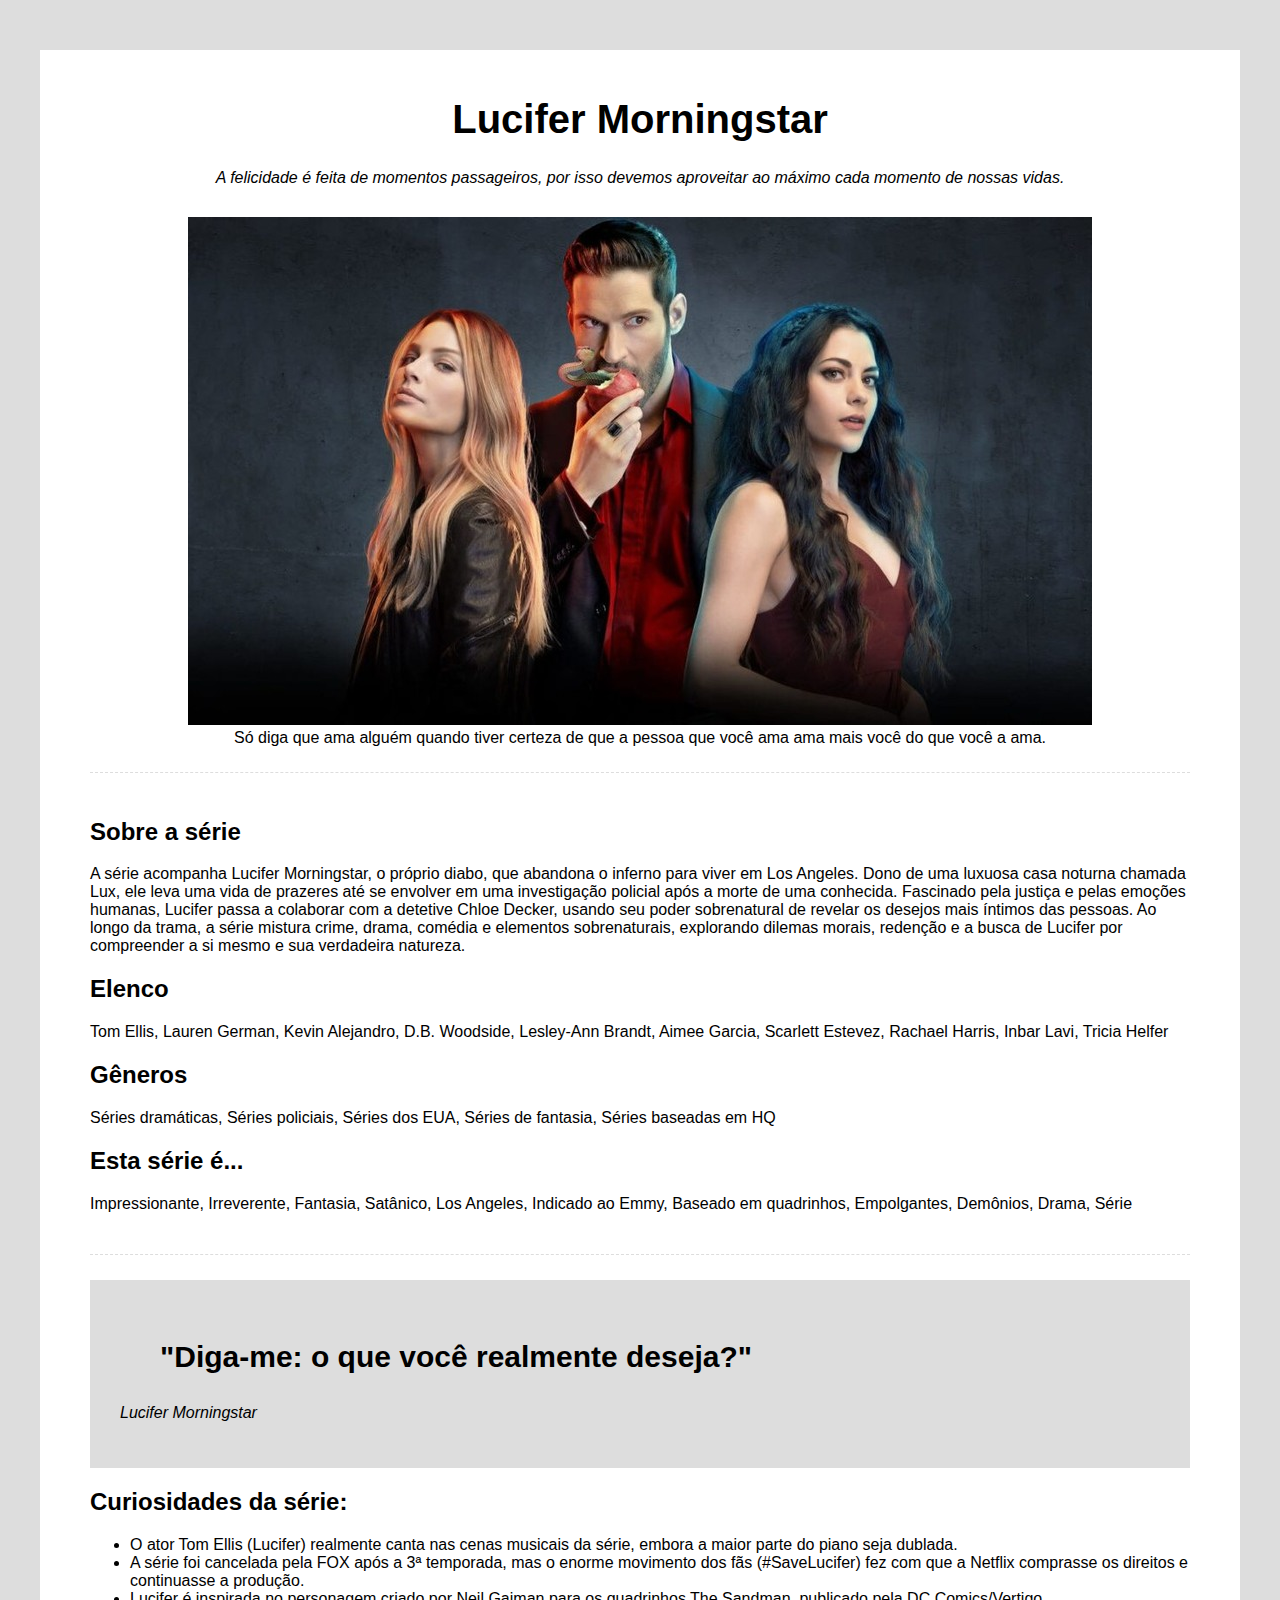
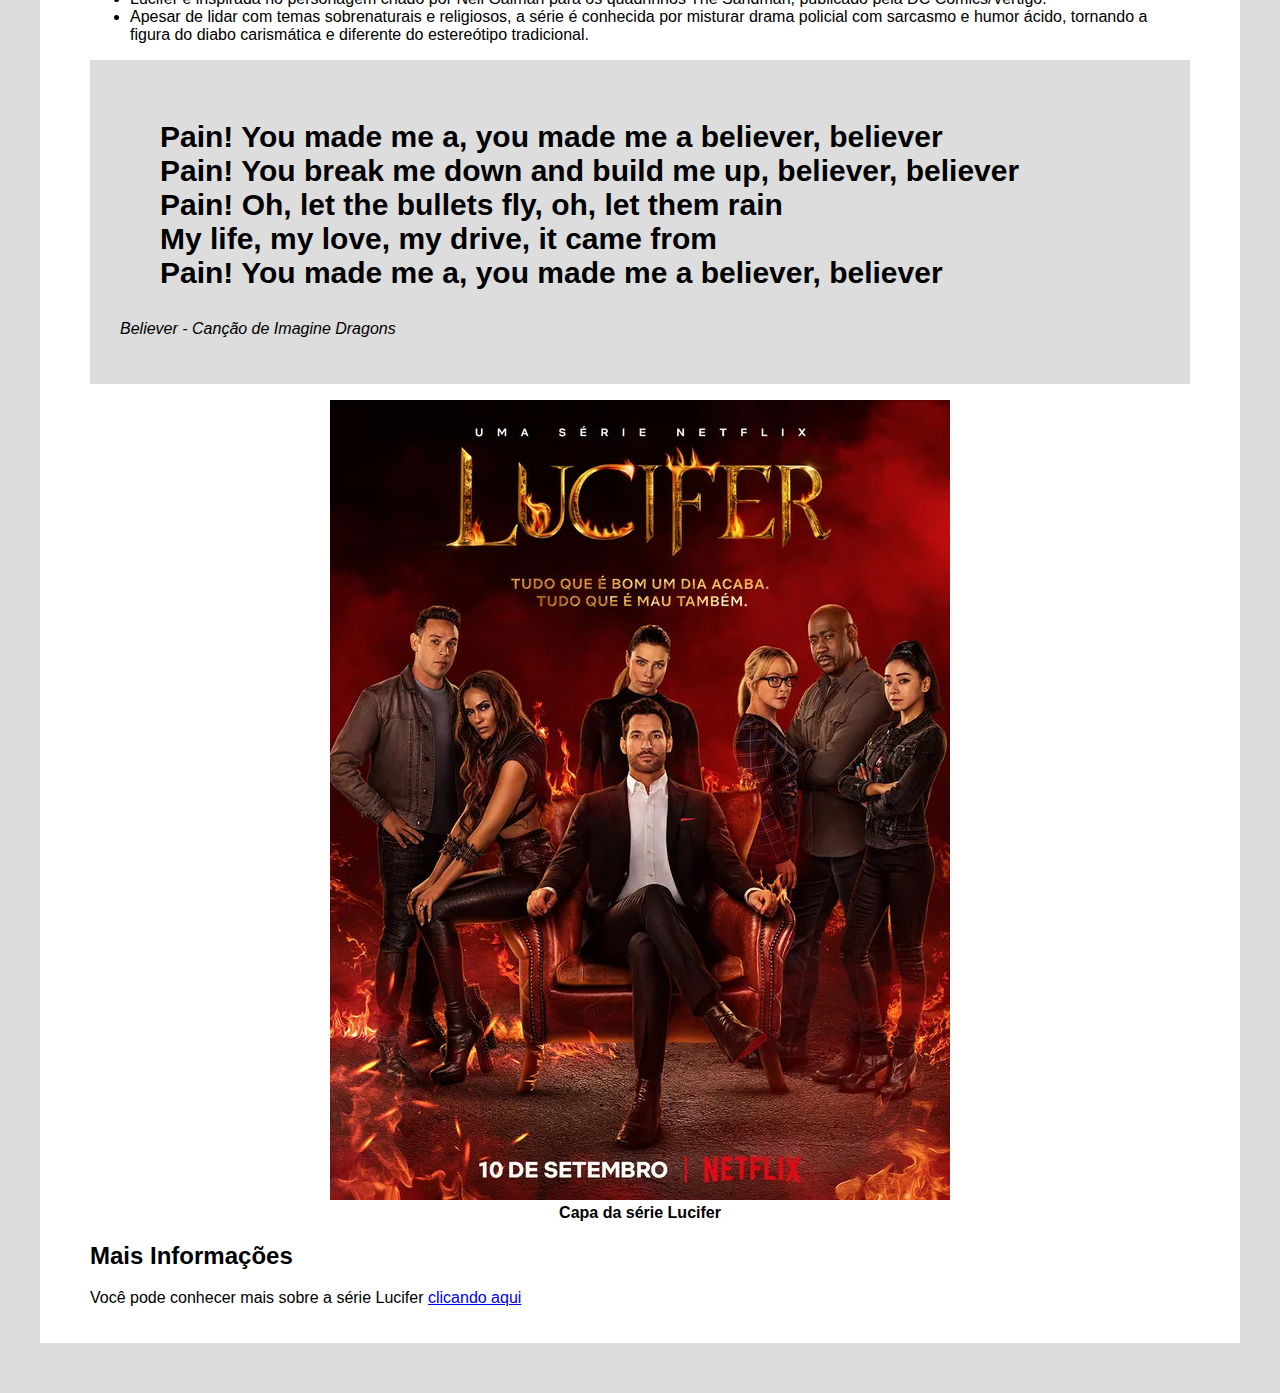
<file: index.html>
<!DOCTYPE html>
<html lang="pt-br">
<head>
    <meta charset="UTF-8">
    <meta name="viewport" content="width=device-width, initial-scale=1.0">
    <title>Lucifer Morningstar </title>
    <link rel="stylesheet" href="css/Style.css">
</head>
<body>
   <div class="container">
    <!-- Cabeçalho -->
     <div class="header">
        <h1 class="main-title">Lucifer Morningstar</h1>
        <p class="main-paragraph">A felicidade é feita de momentos passageiros, por isso devemos aproveitar ao máximo cada momento de nossas vidas.</p>
     </div>
     <!-- imgem de destaque -->
      <div class="featured-image">
        <figure>
            <img src="img/lucifer-season-5-netflix-renewal-1068x580.jpg" alt="Lucifer Morningstar">
            <figcaption>Só diga que ama alguém quando tiver certeza de que a pessoa que você ama ama mais você do que você a ama.</figcaption>
        </figure>
      </div>
      <!-- biografia -->
       <div class="biography-container">
        <h2>Sobre a série</h2>
        <p>A série acompanha Lucifer Morningstar, o próprio diabo, que abandona o inferno para viver em Los Angeles. Dono de uma luxuosa casa noturna chamada Lux, ele leva uma vida de prazeres até se envolver em uma investigação policial após a morte de uma conhecida. Fascinado pela justiça e pelas emoções humanas, Lucifer passa a colaborar com a detetive Chloe Decker, usando seu poder sobrenatural de revelar os desejos mais íntimos das pessoas. Ao longo da trama, a série mistura crime, drama, comédia e elementos sobrenaturais, explorando dilemas morais, redenção e a busca de Lucifer por compreender a si mesmo e sua verdadeira natureza.</p>
        <h2>Elenco</h2>
        <p>Tom Ellis, Lauren German, Kevin Alejandro, D.B. Woodside, Lesley-Ann Brandt, Aimee Garcia, Scarlett Estevez, Rachael Harris, Inbar Lavi, Tricia Helfer</p>
        <h2>Gêneros</h2>
        <p>Séries dramáticas, Séries policiais, Séries dos EUA, Séries de fantasia, Séries baseadas em HQ</p>
        <h2>Esta série é...</h2>
        <p>Impressionante, Irreverente, Fantasia, Satânico, Los Angeles, Indicado ao Emmy, Baseado em quadrinhos, Empolgantes, Demônios, Drama, Série</p>
       </div>
       <!-- Container de citação -->
        <div class="quotes-container">
          <blockquote>
            "Diga-me: o que você realmente deseja?"
          </blockquote> 
          <p>Lucifer Morningstar</p> 
        </div>
        <!-- Curiosidades -->
         <div class="curiosities-container">
            <h2>Curiosidades da série:</h2>
            <ul>
             <li>O ator Tom Ellis (Lucifer) realmente canta nas cenas musicais da série, embora a maior parte do piano seja dublada.</li>
             <li>A série foi cancelada pela FOX após a 3ª temporada, mas o enorme movimento dos fãs (#SaveLucifer) fez com que a Netflix comprasse os direitos e continuasse a produção.</li>
             <li>Lucifer é inspirada no personagem criado por Neil Gaiman para os quadrinhos The Sandman, publicado pela DC Comics/Vertigo.</li>
             <li>Apesar de lidar com temas sobrenaturais e religiosos, a série é conhecida por misturar drama policial com sarcasmo e humor ácido, tornando a figura do diabo carismática e diferente do estereótipo tradicional.</li>
            </ul>
         </div> 
         <!-- Segunda citação -->
          <div class="quotes-container">
           <blockquote>
            Pain!
            You made me a, you made me a believer, believer <br />
            Pain!
            You break me down and build me up, believer, believer <br />
            Pain!
            Oh, let the bullets fly, oh, let them rain <br />
            My life, my love, my drive, it came from  <br />
            Pain!
            You made me a, you made me a believer, believer <br />          
           </blockquote>
           <p>Believer - Canção de Imagine Dragons</p>
          </div>
          <!-- Segunda Imagem -->
           <div class="img-bold">
            <figure>
              <img src="img/image_rYCXOQv.webp" alt="Lucifer Morningstar">
              <FIGcaption>Capa da série Lucifer</FIGcaption>
            </figure>
           </div>
           <!-- Mais Informações -->
           <div class="noreinfo-container">
            <h2>Mais Informações</h2>
            <p>Você pode conhecer mais sobre a série Lucifer <a href="https://www.netflix.com/br/title/80057918">clicando aqui</a></p>
           </div> 
   </div> 
</body>
</html>
</file>
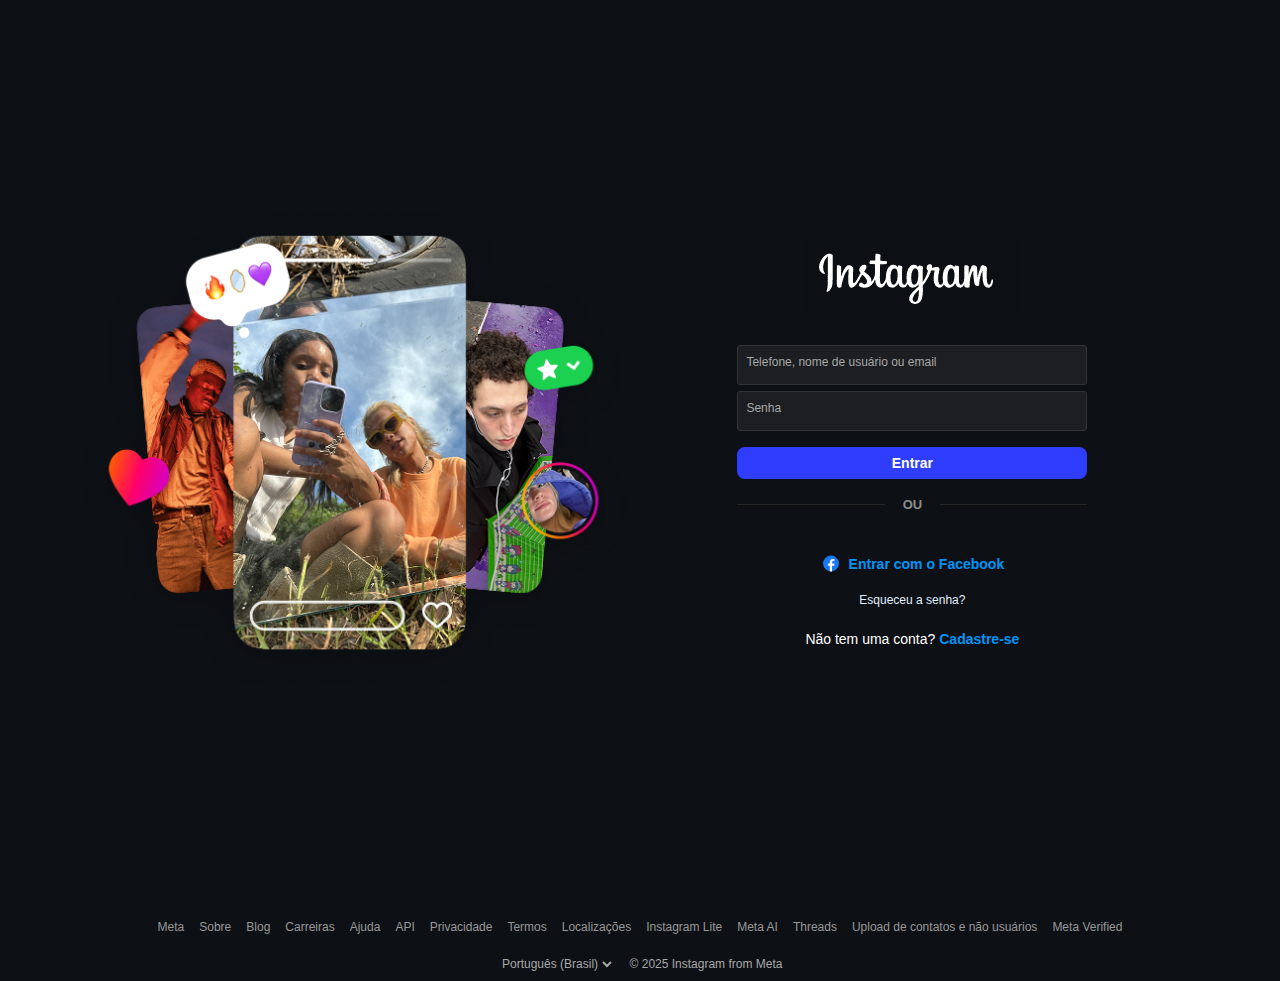
<file: 10_Home_clone-insta/index.html>
<!DOCTYPE html>
<html lang="pt-br">

<head>
    <meta charset="UTF-8">
    <meta name="viewport" content="width=device-width, initial-scale=1.0">
    <title>Instagram</title>
    <link rel="stylesheet" href="css/styles.css">
    <link rel="shortcut icon" href="img/instagram-favicon.png" type="image/x-icon">
</head>

<body>
    <div class="container">
        <div class="left-panel">
            <img src="img/landing-2x.png" alt="Prévia do Instagram">
        </div>
        <div class="right-panel">
            <form class="login-form">
                <img src="img/Captura de tela 2025-12-19 152549.png" alt="Instagram" class="ig-logo">
                <div class="ig-input">
                    <input type="text" placeholder="Telefone, nome de usuário ou email">
                </div>

                <div class="ig-input">
                    <input type="password" placeholder="Senha">
                </div>
                <button type="submit">Entrar</button>
                <div class="divider">OU</div>
                <a href="#" class="facebook-login">
                    <svg xmlns="http://www.w3.org/2000/svg" viewBox="0 0 48 48" aria-hidden="true">
                        <path fill="#1877f2" d="M24 5A19 19 0 1 0 24 43A19 19 0 1 0 24 5Z" />
                        <path fill="#fff"
                            d="M26.7 29.2h4.9l.8-5h-5.7v-2.7c0-2.1.7-3.9 2.6-3.9h3.1v-4.4c-.5-.1-1.7-.2-3.9-.2-4.6 0-7.3 2.4-7.3 7.9v3.3h-4.7v5h4.7V43c.9.1 1.8.2 2.7.2.9 0 1.7-.1 2.6-.2V29.2z" />
                    </svg>
                    Entrar com o Facebook
                </a>

                <a href="#" class="forgot-password">Esqueceu a senha?</a>
            </form>
            <div class="signup-box">
                <p>Não tem uma conta? <a href="#">Cadastre-se</a></p>
            </div>
        </div>
    </div>

    <!-- Rodapé fora da container -->
    <footer>
        <ul>
            <li><a href="#">Meta</a></li>
            <li><a href="#">Sobre</a></li>
            <li><a href="#">Blog</a></li>
            <li><a href="#">Carreiras</a></li>
            <li><a href="#">Ajuda</a></li>
            <li><a href="#">API</a></li>
            <li><a href="#">Privacidade</a></li>
            <li><a href="#">Termos</a></li>
            <li><a href="#">Localizações</a></li>
            <li><a href="#">Instagram Lite</a></li>
            <li><a href="#">Meta AI</a></li>
            <li><a href="#">Threads</a></li>
            <li><a href="#">Upload de contatos e não usuários</a></li>
            <li><a href="#">Meta Verified</a></li>
        </ul>
    </footer>

    <div class="footer-bottom">
        <div class="footer-row">
            <select>
                <option selected>Português (Brasil)</option>
                <option>English</option>
                <option>English (UK)</option>
                <option>Español</option>
                <option>Español (España)</option>
                <option>Français</option>
                <option>Deutsch</option>
                <option>Italiano</option>
                <option>Polski</option>
                <option>Čeština</option>
                <option>Dansk</option>
                <option>Svenska</option>
                <option>Norsk</option>
                <option>Nederlands</option>
                <option>Suomi</option>
                <option>Magyar</option>
                <option>Hrvatski</option>
                <option>Bahasa Indonesia</option>
                <option>Bahasa Melayu</option>
                <option>Filipino</option>
                <option>Türkçe</option>
                <option>Русский</option>
                <option>العربية</option>
                <option>فارسی</option>
                <option>עברית</option>
                <option>Ελληνικά</option>
                <option>हिन्दी</option>
                <option>বাংলা</option>
                <option>ગુજરાતી</option>
                <option>ಕನ್ನಡ</option>
                <option>日本語</option>
                <option>한국어</option>
                <option>中文(简体)</option>
                <option>中文(台灣)</option>
                <option>ภาษาไทย</option>
            </select>
            <p>© 2025 Instagram from Meta</p>
        </div>
    </div>
</body>

</html>
</file>
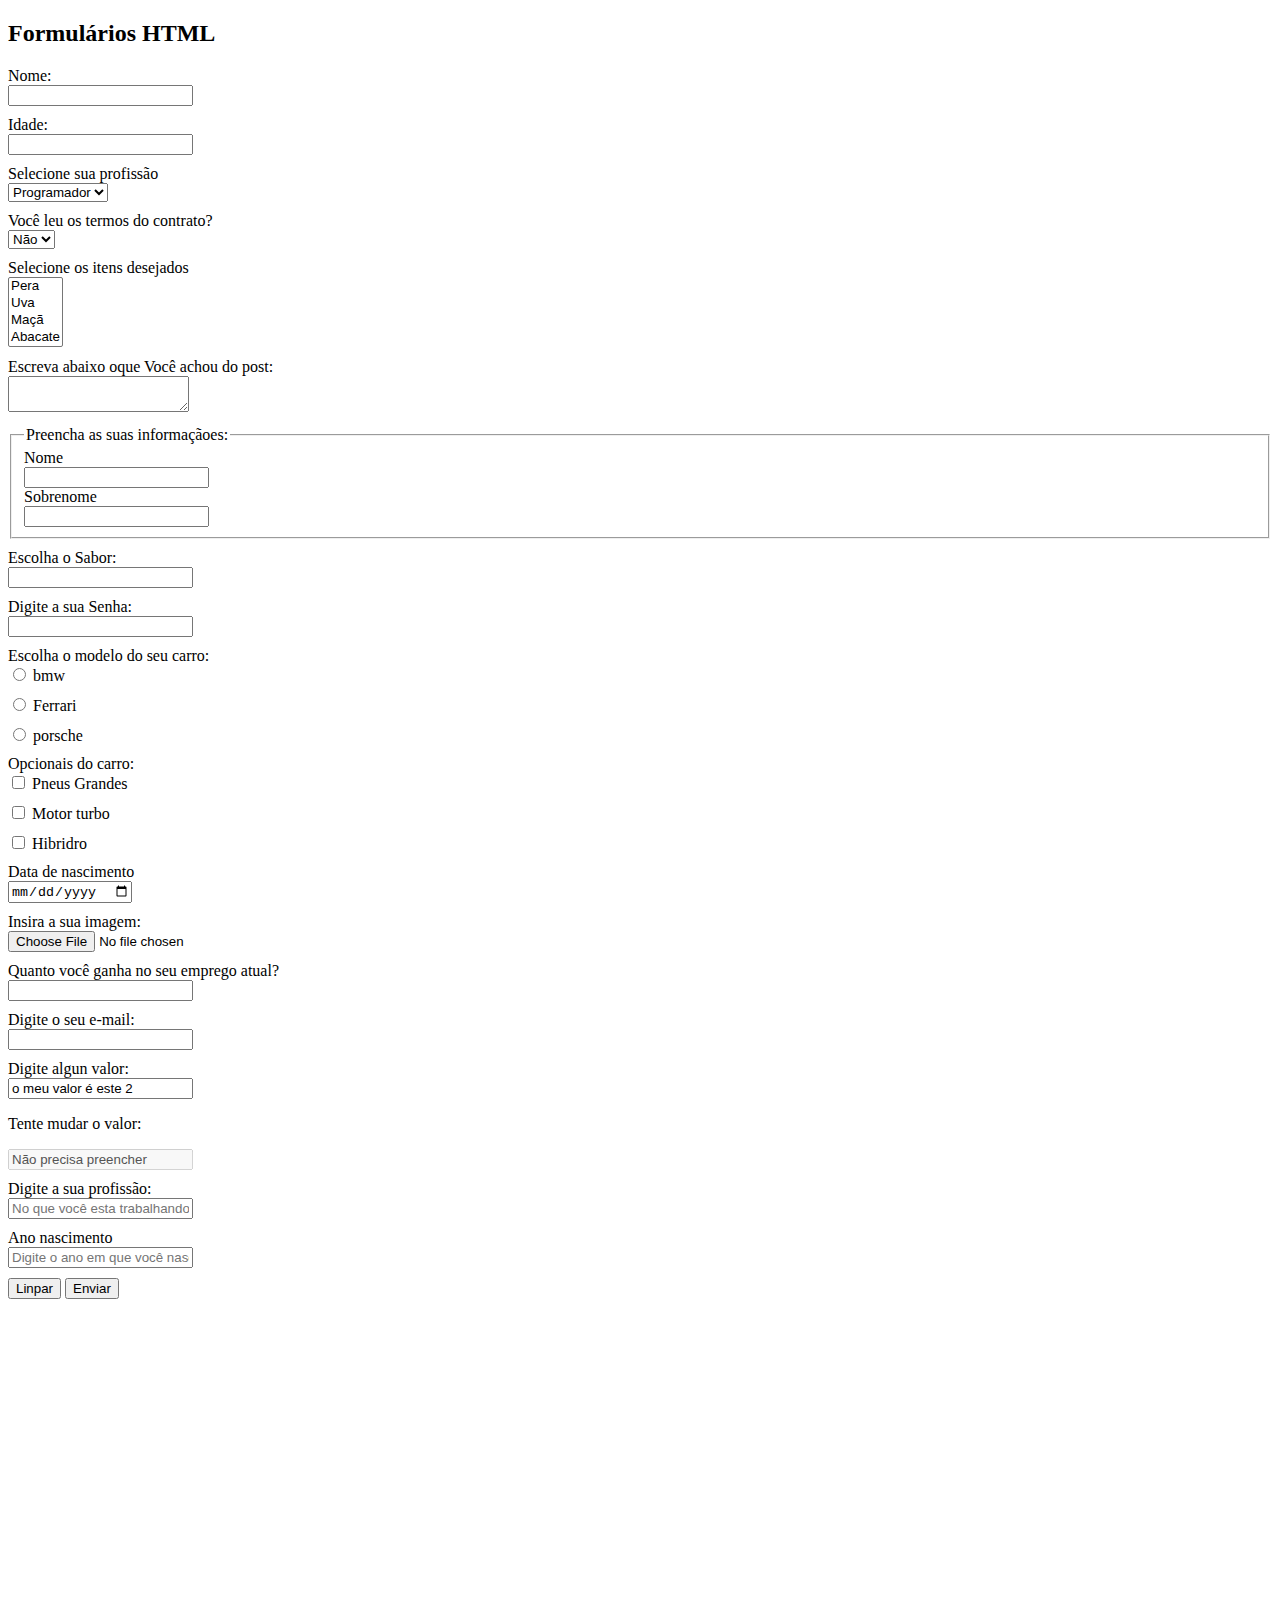
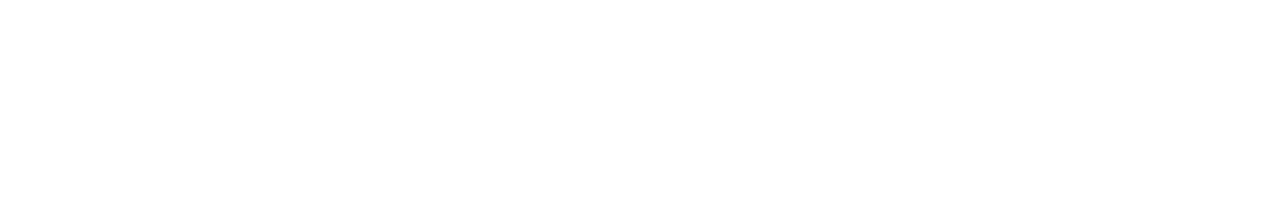
<file: 5_Forme/index.html>
<!DOCTYPE html>
<html lang="pt-br">
<head>
    <meta charset="UTF-8">
    <meta name="viewport" content="width=device-width, initial-scale=1.0">
    <title>Formulários</title>
    <link rel="stylesheet" href="css/Style.css">
</head>
<body>
    <h2>Formulários HTML</h2>
    <!-- 1 - Ptimeiro formulario -->
    <!-- 2 - Atributos formulario -->
    <form action="register.php" method="get">
        <div>
         <label>Nome:</label>
         <input type="text" />
        </div>
       <!-- 3 - Atributo name-->
        <div>
            <!-- 4 - Atributo label -->
          <label for="age">Idade:</label>
          <input type="text" name="age">  
        </div>
        <!-- 6 - Select-->
         <div>
            <label for="job">Selecione sua profissão</label>
            <select name="job">
             <option value="Programador">Programador</option>
             <option value="Tester">Teste/QA</option>
             <option value="Devops">DevOps</option>   
            </select>
         </div>
         <!-- 7 - atributo select -->
         <div>
            <label for="contrato">Você leu os termos do contrato?</label>
            <select name="contrato">
              <option value="Sim">Sim</option>
              <option value="Não" selected>Não</option> 
            </select>
         </div>
         <!-- 8 - Multiplas opções -->
          <div>
            <label for="Itens">Selecione os itens desejados</label>
            <select name="Itens" multiple>
               <option value="Pera">Pera</option> 
               <option value="Uva">Uva</option>
               <option value="Maçã">Maçã</option>
               <option value="Abacate">Abacate</option>
            </select>
          </div>
         <!-- 9 - Testarea -->
          <div>
            <label for="Comentários">Escreva abaixo oque Você achou do post:</label>
            <textarea name="Comentário"></textarea>

          </div>
         <!-- 10 - Fieldset e lagend -->
          <div>
            <fieldset>
                <legend>Preencha as suas informaçãoes:</legend>
                <label for="Firstname">Nome</label>
                <input type="text" name="Firstname">
                <label for="lastname">Sobrenome</label>
                <input type="text" name="lastname">
            </fieldset>
          </div>
        <!-- 11 - datalist -->
         <div>
            <label for="Sabor">Escolha o Sabor:</label>
            <input type="text" list="Sabores" name="Sabor">

            <datalist id="Sabores">
              <option value="Cereja"></option>
              <option value="Morango"></option>
              <option value="Chocolate"></option>
              <option value="Abacaxi"></option>  
            </datalist>
         </div>
         <!-- 12 - Senha -->
          <div>
            <label for="Password">Digite a sua Senha:</label>
            <input type="password" name="Password">
          </div>
          <!-- 14 - Radio buttom -->
           <div>
            <label for="Car_model">Escolha o modelo do seu carro:</label>
            <div class="radio">
                <input type="radio" value="bmw" name="Car_model">
                <label for="bmw">bmw</label>
            </div>
            <div class="radio">
                <input type="radio" value="Ferrari" name="Car_model">
                <label for="Ferrari">Ferrari</label>
            </div>
            <div class="radio">
                <input type="radio" value="Porsche" name="Car_model">
                <label for="porsche">porsche</label>
            </div>
           </div>

         <!-- 15 - Checkbox -->
          <div>
            <label for="optnals">Opcionais do carro:</label>
            <div class="radio">
              <input type="checkbox" name="optnals[]" value="Big_tires">
              <label for="Big_tires">Pneus Grandes</label>  
            </div>
            <div class="radio">
              <input type="checkbox" name="optnals[]" value="Turbo_engine">
              <label for="Turbo_engine">Motor turbo</label>  
            </div>
            <div class="radio">
              <input type="checkbox" name="optnals[]" value="Hybrid">
              <label for="Hybrid">Hibridro</label>  
            </div>
          </div>

        <!-- 16 - datas -->
         <div>
            <label for="birthday">Data de nascimento</label>
            <input type="date" name="birthday">
         </div>

         <!-- 17 - arquivos -->
          <div>
            <label for="image">Insira a sua imagem:</label>
            <input type="file" name="image">
          </div>

          <!-- 18 - numeros -->
           <div>
            <label for="salary">Quanto você ganha no seu emprego atual?</label>
            <input type="number" name="salary">
           </div>

         <!-- 19 - e-mails -->
          <div>
            <label for="email">Digite o seu e-mail:</label>
            <input type="email" name="email">
          </div>

        <!-- 20 - value -->
         <div>
            <label for="value">Digite algun valor:</label>
            <input type="text" value="o meu valor é este 2" name="value">
         </div>

         <!-- 21 - disabled -->
          <div>
            <p>Tente mudar o valor:</p>
            <input type="text" value="Não precisa preencher" disabled>
          </div>

         <!-- 22 - placeholder -->
          <div>
            <label for="currentjob">Digite a sua profissão:</label>
            <input type="text" name="currentjob" placeholder="No que você esta trabalhando agora?">

          </div>

          <!-- 23 - required -->
           <div>
            <label for="birthyear">Ano nascimento</label>
            <input type="text" placeholder="Digite o ano em que você nasceu" required>
           </div>


         <!-- 13 - Reserta Form -->
          <input type="reset" value="Linpar">
         <!-- 5 - envio de form -->
         <input type="submit" value="Enviar" /> 
    </form>
</body>
</html>
</file>
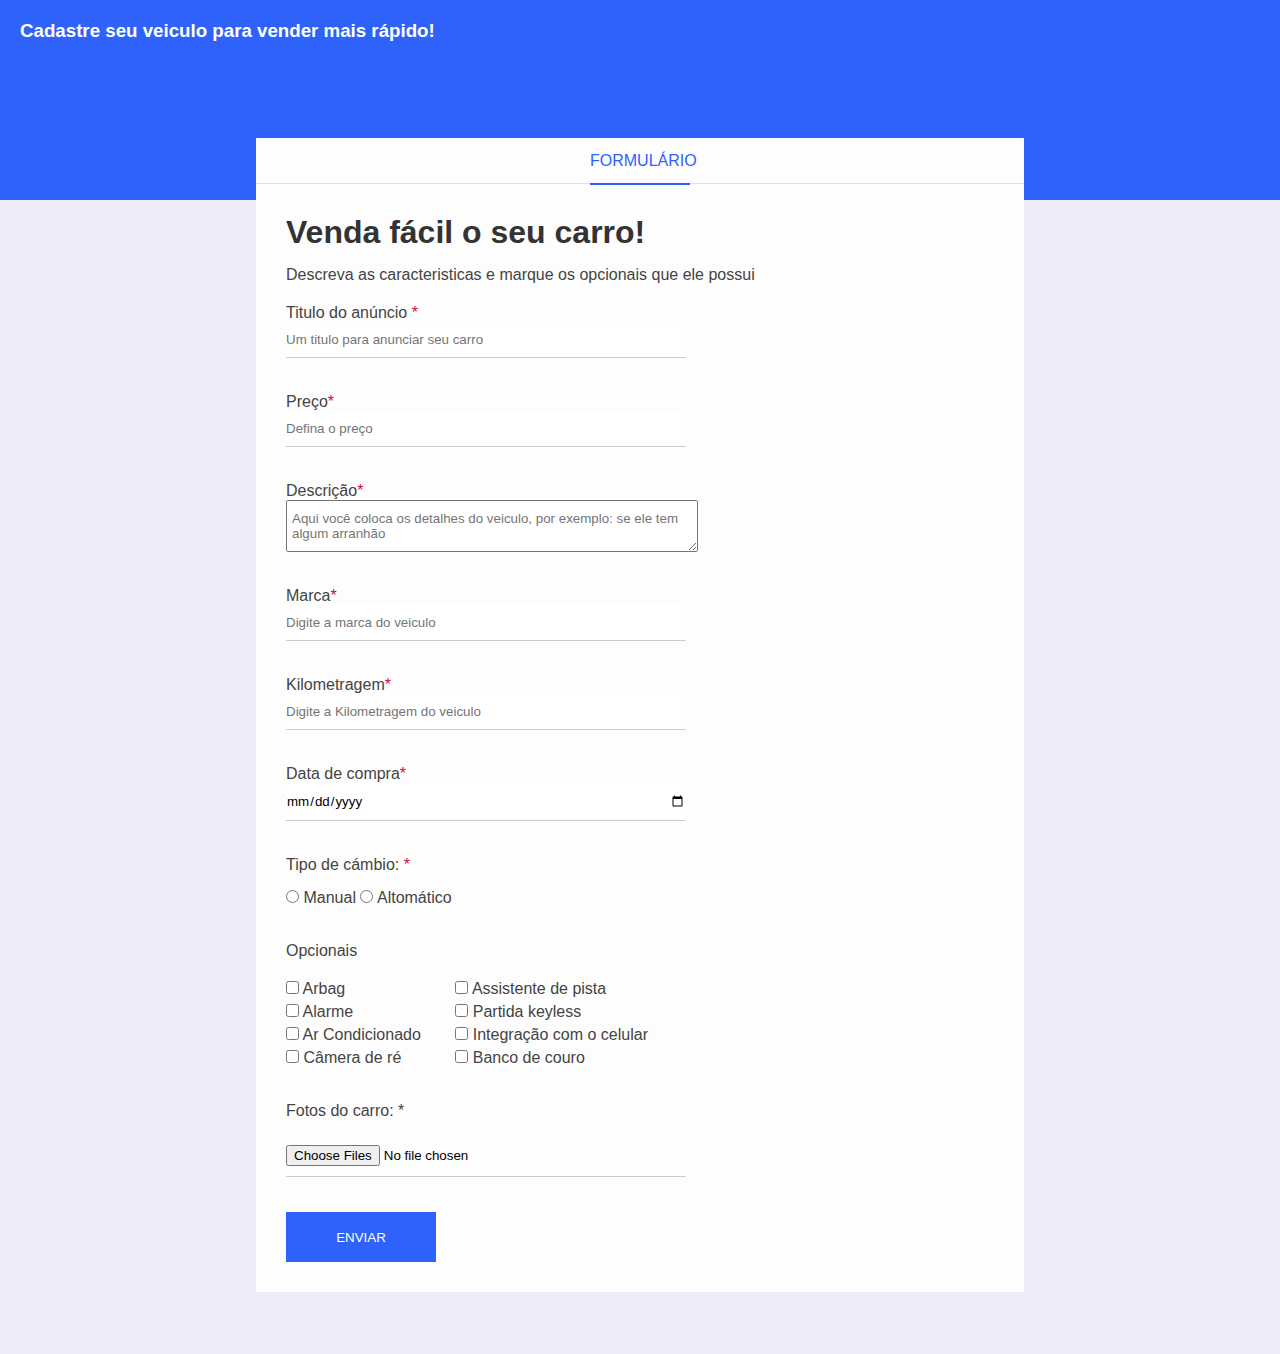
<file: 6_Forme_Project/index.html>
<!DOCTYPE html>
<html lang="pt-br">
<head>
    <meta charset="UTF-8">
    <meta name="viewport" content="width=device-width, initial-scale=1.0">
    <title>Venda seu carro</title>
    <link rel="stylesheet" href="css/Styles.css">
</head>
<body>
   <div class="container">
    <div class="header">
      <h3>Cadastre seu veiculo para vender mais rápido!</h3>
    </div>
    <div class="form-container">
       <div class="form-header">
        <p>Formulário</p>
       </div>
       <div class="form-body">
        <h1 class="form-title">Venda fácil o seu carro!</h1>
        <p>Descreva as caracteristicas e marque os opcionais que ele possui
        </p>
        <form>
          <div class="box-input">
            <label for="title">Titulo do anúncio <span class="required-field">*</span></label>
            <input type="text" name="title" id="title" class="block" placeholder="Um titulo para anunciar seu carro" minlength="1" maxlength="30" required>
        </div>
        <div class="box-input">
            <label for="price">Preço<span class="required-field">*</span></label>
            <input type="number" name="price" id="title" class="block" placeholder="Defina o preço" minlength="1" maxlength="30" required>
        </div>
        <div class="box-input">
            <label for="description">Descrição<span class="required-field">*</span></label>
            <textarea name="description" id="description" class="block" placeholder="Aqui você coloca os detalhes do veiculo, por exemplo: se ele tem algum arranhão"></textarea>
        </div>
        <div class="box-input">
            <label for="price">Marca<span class="required-field">*</span></label>
            <input type="number" name="brand" id="brand" class="block" placeholder="Digite a marca do veiculo" required>
        </div>
        <div class="box-input">
            <label for="price">Kilometragem<span class="required-field">*</span></label>
            <input type="number" name="mileage" id="model" class="block" placeholder="Digite a Kilometragem do veiculo" required>
        </div>
        <div class="box-input">
            <label for="price">Data de compra<span class="required-field">*</span></label>
            <input type="date" name="purchase_date" id="purchase_date" class="block" required>
        </div>
        <div class="box-input">
            <p>Tipo de cámbio: <span class="required-field">*</span></p>
            <input type="radio" id="manual" name="gear">
            <label for="manual">Manual</label>
            <input type="radio" id="auto" name="gear">
            <label for="auto">Altomático</label>
        </div>
        <div class="optional-box">
            <p>Opcionais</p>
            <ul class="optional-list">
             <li>
                <input type="checkbox" id="airbag" name="optional[]" value="airbag">
                <label for="airbag">Arbag</label>
             </li>
             <li>
                <input type="checkbox" id="alarm" name="optional[]" value="airbag">
                <label for="airbag">Alarme</label>
             </li>
             <li>
                <input type="checkbox" id="ac" name="optional[]" value="airbag">
                <label for="ac">Ar Condicionado</label>
             </li>
             <li>
                <input type="checkbox" id="reverse_camera" name="optional[]" value="airbag">
                <label for="reverse_camera">Câmera de ré</label>
             </li>
            </ul>
        </div>
        <div class="optional-box">
            <ul class="optional-list">
             <li>
                <input type="checkbox" id="lane_assist" name="optional[]" value="airbag">
                <label for="lane_assist">Assistente de pista</label>
             </li>
             <li>
                <input type="checkbox" id="keyless" name="optional[]" value="airbag">
                <label for="keyless">Partida keyless</label>
             </li>
             <li>
                <input type="checkbox" id="smartphone" name="optional[]" value="airbag">
                <label for="smartphone">Integração com o celular</label>
             </li>
             <li>
                <input type="checkbox" id="leather_seat" name="optional[]" value="airbag">
                <label for="leather_seat">Banco de couro</label>
             </li>
            </ul>
        </div>
        <div class="box-input">
          <p>Fotos do carro: <span class="required-fild">*</span></p>
          <input type="file" multiple accept="image/png, image/jpg" id="images" name="images" required>  
        </div>
        <input type="submit" value="Enviar" class="btn-submit">  
        </form>
       </div>
    </div>
   </div> 
</body>
</html>
</file>
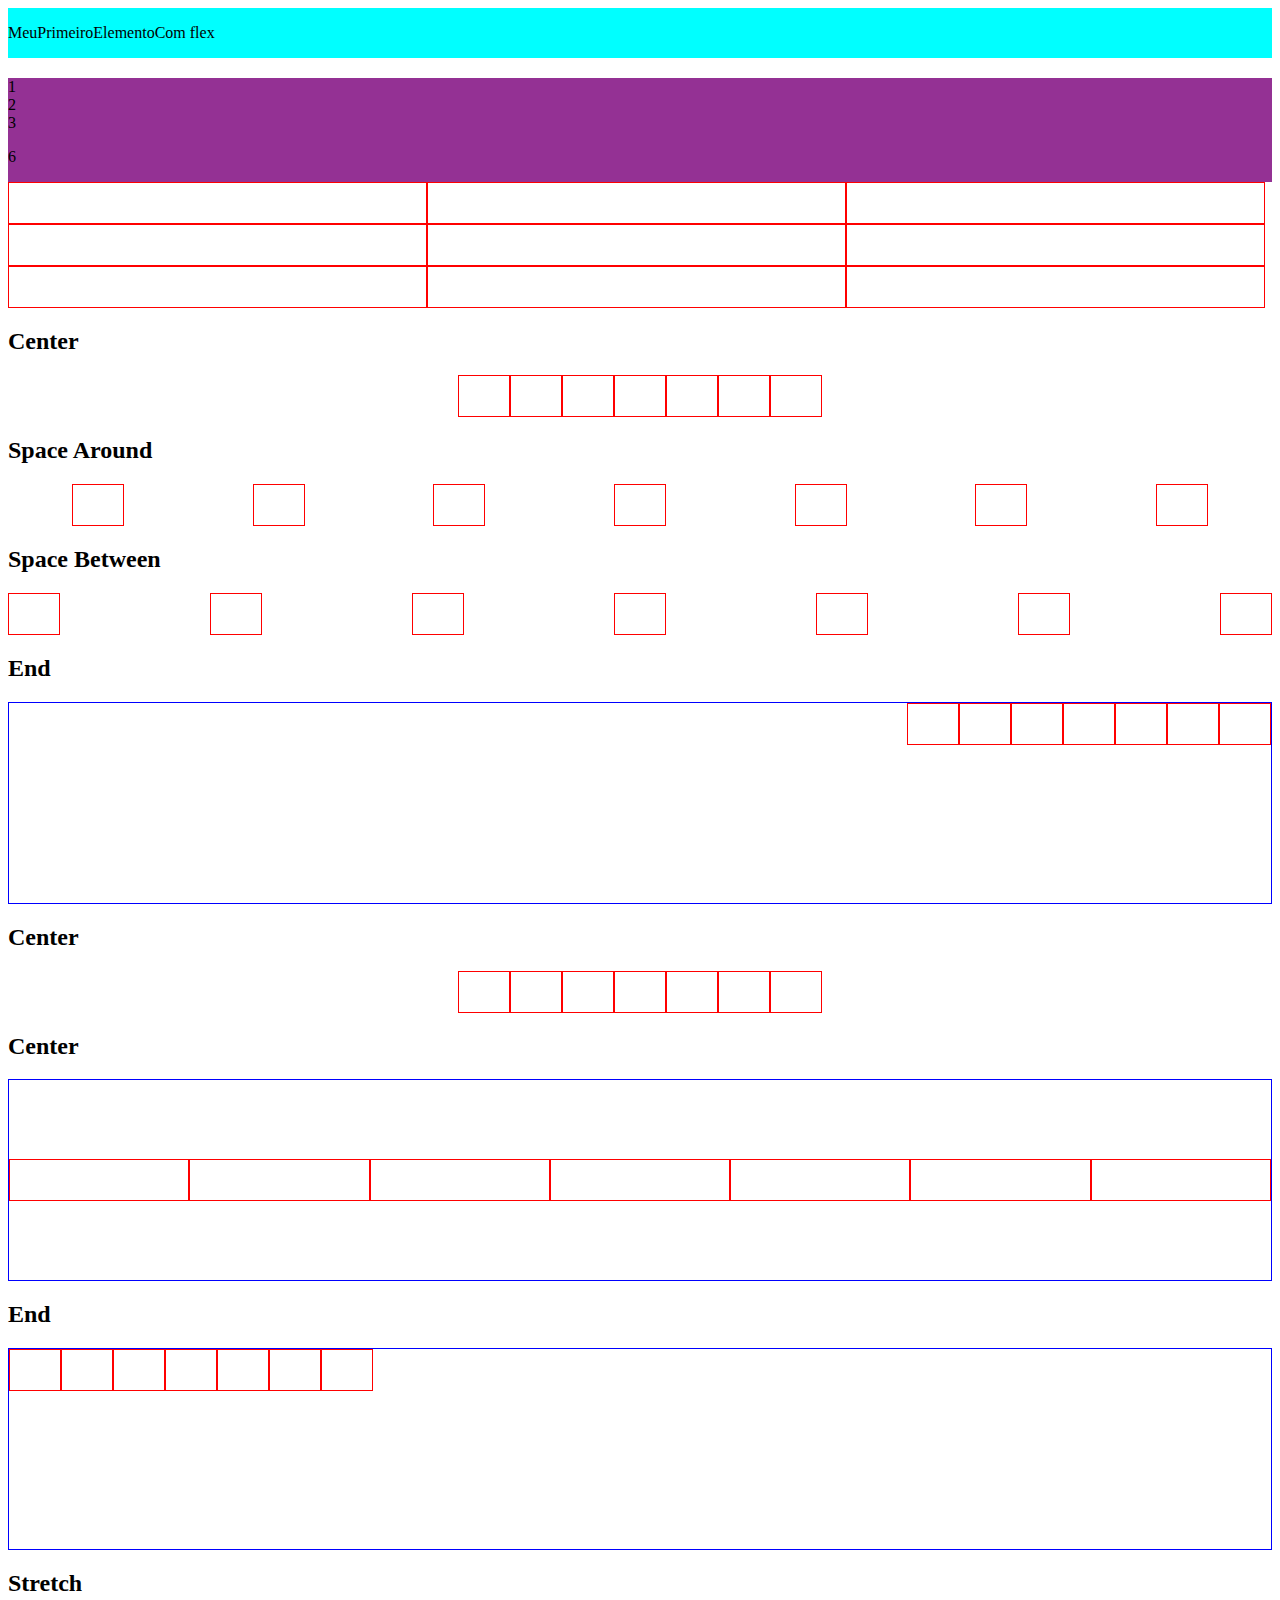
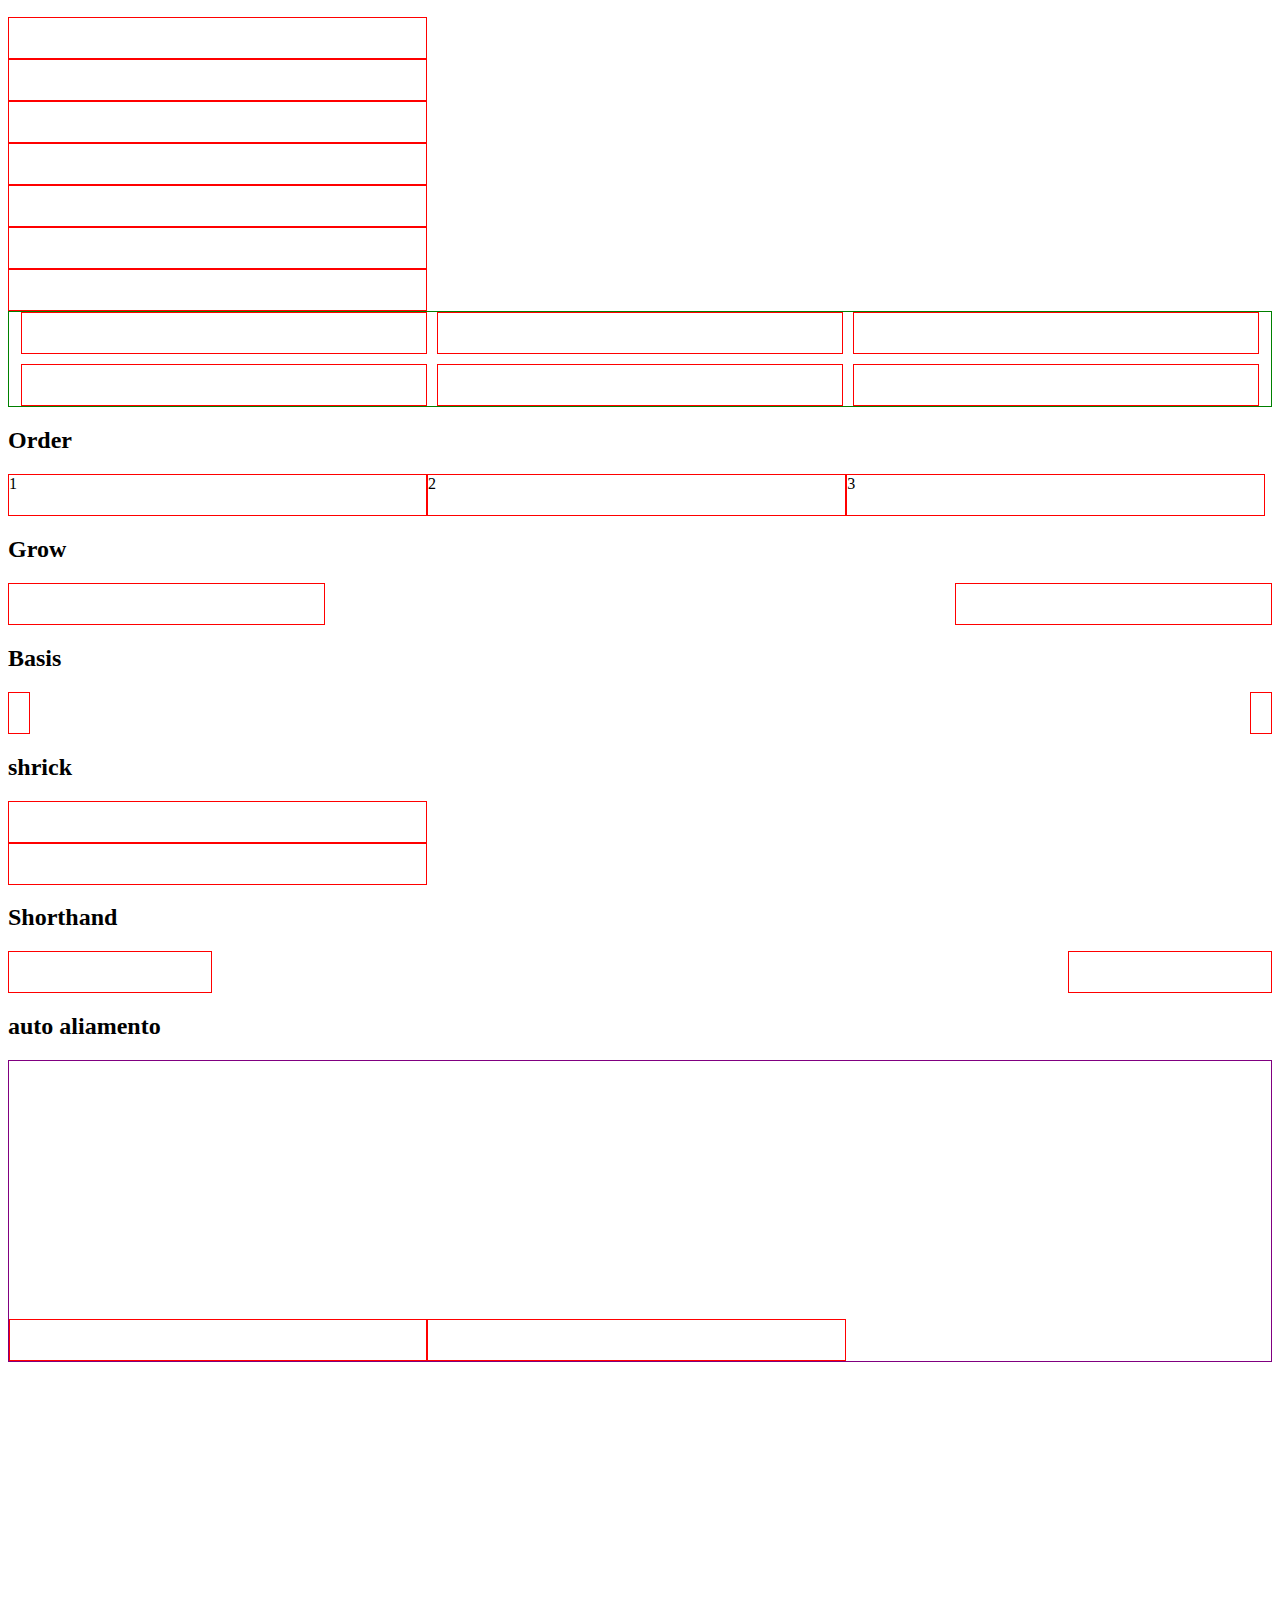
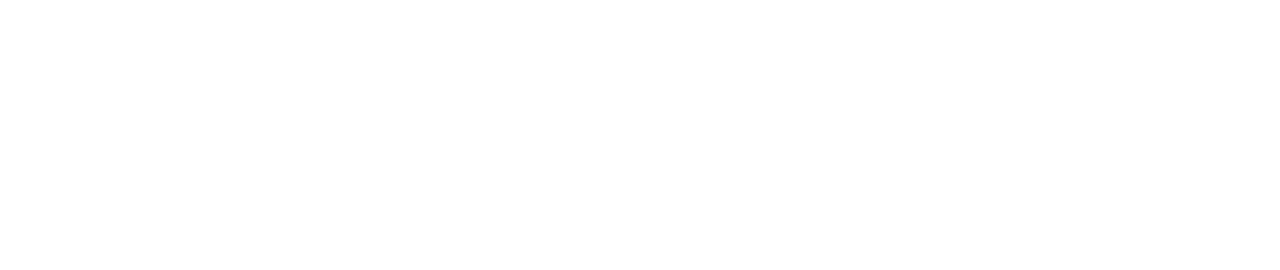
<file: 9_FLEXBOX/index.html>
<!DOCTYPE html>
<html lang="pt-br">

<head>
    <meta charset="UTF-8">
    <meta name="viewport" content="width=device-width, initial-scale=1.0">
    <title>Flexbox</title>
    <link rel="stylesheet" href="css/Styles.css">
</head>

<body>
    <! -- 1 - Flex -->
        <div class="flex">
            <p>Meu</p>
            <p>Primeiro</p>
            <p>Elemento</p>
            <p>Com flex</p>
        </div>
        <! -- 2 - column -->
            <div class="flex-column">
                <span>1</span>
                <span>2</span>
                <span>3</span>
                <p>6</p>
            </div>
            <! -- 3 - wrap -->
                <div class="wrap">
                    <div class="box"></div>
                    <div class="box"></div>
                    <div class="box"></div>
                    <div class="box"></div>
                    <div class="box"></div>
                    <div class="box"></div>
                    <div class="box"></div>
                    <div class="box"></div>
                    <div class="box"></div>

                </div>
                <! -- 4 - justify content -->
                    <h2>Center</h2>
                    <div class="center">
                        <div class="box"></div>
                        <div class="box"></div>
                        <div class="box"></div>
                        <div class="box"></div>
                        <div class="box"></div>
                        <div class="box"></div>
                        <div class="box"></div>
                    </div>
                    <h2>Space Around</h2>
                    <div class="space-around">
                        <div class="box"></div>
                        <div class="box"></div>
                        <div class="box"></div>
                        <div class="box"></div>
                        <div class="box"></div>
                        <div class="box"></div>
                        <div class="box"></div>
                    </div>
                    <h2>Space Between</h2>
                    <div class="space-between">
                        <div class="box"></div>
                        <div class="box"></div>
                        <div class="box"></div>
                        <div class="box"></div>
                        <div class="box"></div>
                        <div class="box"></div>
                        <div class="box"></div>
                    </div>
                    <h2>End</h2>
                    <div class="end">
                        <div class="box"></div>
                        <div class="box"></div>
                        <div class="box"></div>
                        <div class="box"></div>
                        <div class="box"></div>
                        <div class="box"></div>
                        <div class="box"></div>
                    </div>
                    <h2>Center</h2>
                    <div class="center">
                        <div class="box"></div>
                        <div class="box"></div>
                        <div class="box"></div>
                        <div class="box"></div>
                        <div class="box"></div>
                        <div class="box"></div>
                        <div class="box"></div>
                    </div>

                    <! -- 5 - Align items -->
                    <h2>Center</h2>
                    <div class="align-center">
                        <div class="box"></div>
                        <div class="box"></div>
                        <div class="box"></div>
                        <div class="box"></div>
                        <div class="box"></div>
                        <div class="box"></div>
                        <div class="box"></div>
                    </div>
                    <h2>End</h2>
                    <div class="flex-end">
                        <div class="box"></div>
                        <div class="box"></div>
                        <div class="box"></div>
                        <div class="box"></div>
                        <div class="box"></div>
                        <div class="box"></div>
                        <div class="box"></div>
                    </div>
                    <h2>Stretch</h2>
                    <div class="stretch">
                        <div class="box"></div>
                        <div class="box"></div>
                        <div class="box"></div>
                        <div class="box"></div>
                        <div class="box"></div>
                        <div class="box"></div>
                        <div class="box"></div>
                    </div>

                    <! -- 6 - gap  -->
                    <div class="div gap">
                        <div class="box"></div>
                        <div class="box"></div>
                        <div class="box"></div>
                        <div class="box"></div>
                        <div class="box"></div>
                        <div class="box"></div>
                    </div>

                    <! -- 7 - ord  -->
                    <h2>Order</h2>
                    <div class="order">
                        <div class="box" id="three">3</div>
                        <div class="box" id="one">1</div>
                        <div class="box" id="two">2</div>
                    </div>

                    <! -- 8 - grow  -->
                    <h2>Grow</h2>
                    <div class="grow">
                        <div class="box"></div>
                        <div class="bo big"></div>
                        <div class="box"></div>
                    </div>

                    <! -- 9 - basis  -->
                     <h2>Basis</h2>
                    <div class="basis">
                        <div class="box"></div>
                        <div class="bo big"></div>
                        <div class="box"></div>
                    </div>
                    
                    <! -- 10 - shrink  -->
                    <h2>shrick</h2>
                    <div class="shrick">
                        <div class="box"></div>
                        <div class="bo small"></div>
                        <div class="box"></div>
                    </div>

                    <! -- 11 - flex shorthand  -->
                     <h2>Shorthand</h2>
                    <div class="shorthand">
                        <div class="box"></div>
                        <div class="boxd different"></div>
                        <div class="box"></div>
                    </div>

                    <! -- 12 auto aliamento -->
                     <h2>auto aliamento</h2>
                    <div class="auto-alignment">
                        <div class="box"></div>
                        <div class="boxd different"></div>
                        <div class="box"></div>
                    </div>



                    
                    
</body>

</html>
</file>
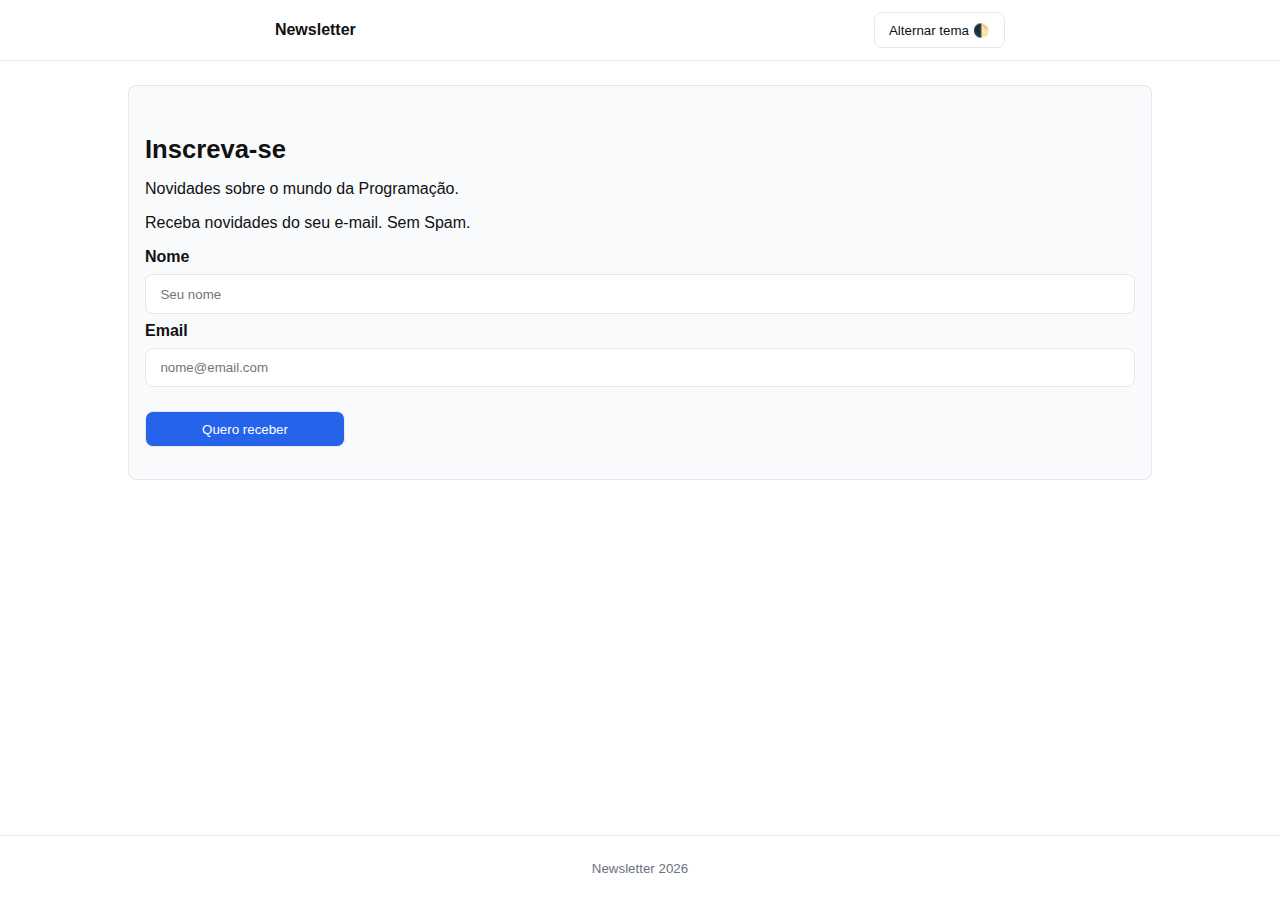
<file: ARQUIVOS/index.html>
<!DOCTYPE html>
<html lang="en">
<head>
    <meta charset="UTF-8">
    <meta name="viewport" content="width=device-width, initial-scale=1.0">
    <title>Newsletter</title>
    <link rel="stylesheet" href="styles.css">
    <script src="app.js" defer></script>
</head>
<body>
    <header class="topo">
        <div class="container">
            <strong>Newsletter</strong>
            <button id="btnTema" class="btn">Alternar tema 🌓</button>
        </div>
    </header>

    <main class="container">
        <section class="caixa">
            <h1>Inscreva-se</h1>
            <p>Novidades sobre o mundo da Programação.</p>
            <p>Receba novidades do seu e-mail. Sem Spam.</p>

            <form>
                <label for="Nome">Nome</label>
                <input type="text" name="nome" id="nome" placeholder="Seu nome">

                <label for="email">Email</label>
                <input type="email" name="email" id="email" placeholder="nome@email.com">

                <button type="submit" class="btn primario">Quero receber</button>
            </form>
        </section>
    </main>

    <footer class="rodape">
        <div class="container">
            <small>Newsletter <span id="ano"></span></small>
        </div>
    </footer>
</body>
</html>
</file>
<file: css/Style.css>
html {
   font-family: helvetica;
   background-color: #ddd;
}

.container {
    max-width: 1100px;
    background-color: #fff;
    position: relative;
    margin: 50px auto;
    padding: 20px 50px;
}

.bold {
    font-weight: bold;
}

/* header */
.header {
    text-align: center; 
}

.main-title {
    font-size: 40px;
}

.main-paragraph {
    font-style: italic;
}

/* imagem destaque */
.featured-image {
    text-align: center;
    margin-top: 30px;
} 

/* biografia */
.biography-container {
    padding: 25px 0;
    margin: 25px 0;
    border-top: 1px dashed #ddd;
    border-bottom: 1px dashed #ddd;
}

/* Quotes */
.quotes-container {
    background-color: #DDD;
    padding: 30px;
}

.quotes-container blockquote {
    font-weight: bold;
    font-size: 30px;
}

.quotes-container p {
    font-style: italic;
}

/* Curiosidades */
.curiositles-container {
    padding: 25px 0;
    margin: 25px 0;
    border-top: 1px dashed #ddd;
    border-bottom: 1px dashed #ddd;
}

.curiositles-container li {
    height: 30px;
}

/* Imagem bold */
.img-bold {
    font-weight: bold;
    text-align: center;
}
</file>
<file: 10_Home_clone-insta/css/styles.css>
body {
  font-family: -apple-system, BlinkMacSystemFont, "Segoe UI", Roboto, Helvetica, Arial, sans-serif;
  background-color: #0d1015;
  margin: 0;
  padding: 0;
  height: 30px;  /* mobile */
  height: 32px;  /* desktop (mais comum) */
}

.container {
  display: grid;
  grid-template-columns: 1.3fr 1fr;
  align-items: center;
  justify-content: center;
  min-height: 100vh;
  gap: 32px;
}

.left-panel {
  flex: 1;
  display: flex;
  justify-content: center;
  align-items: center;
}

.left-panel img {
  max-width: 80%;
}

.right-panel {
  max-width: 350px;
  padding: 0;
  justify-self: start;
  align-items: stretch;
}


.login-form {
  width: 350px;
  display: flex;
  flex-direction: column;
  align-items: center;
}

@import url('https://fonts.googleapis.com/css2?family=Grand+Hotel&display=swap');


.login-form input {
  width: 100%;
  height: 39px;                 /* um pouco menor */
  padding: 6px 10px;
  margin-bottom: 6px;
  background-color: #2b2f33;    /* cinza médio (mais claro) */
  border: 1px solid #3a3f44;    /* borda bem sutil */
  border-radius: 6px;           /* IG usa menos “quadrado” */
  color: #ffffff;
  font-size: 12px;
  box-sizing: border-box;
}

.ig-input input::placeholder {
  color: #a8a8a8;
  font-size: 12px;
}

.ig-input:focus-within {
  border-color: #737373;
}


.login-form input + input {
  margin-top: 2px;
}

.ig-logo {
  max-height: 235px;
  width: auto;
  margin-bottom: 32px;
}

.ig-input {
  width: 100%;
  height: 40px;

  display: flex;
  align-items: center;

  background-color: #1c1e21;
  border: 1px solid #2f3336;
  border-radius: 3px;

  box-sizing: border-box;
  margin-bottom: 6px;
}


.ig-input input::placeholder {
  color: #b0b3b8;
  font-size: 12px;
}

.login-form input::placeholder {
  color: #a8a8a8;
}

.login-form button[type="submit"] {
  width: 100%;
  padding: 8px;
  background-color: #2f3dff;
  color: #fff;
  border: none;
  border-radius: 8px;
  font-weight: 600;
  font-size: 14px;
  margin-top: 10px;
  cursor: pointer;
}

.ig-input input {
  width: 100%;
  height: 100%;

  padding: 0 8px;

  background: transparent;
  border: none;
  outline: none;

  color: #e4e6eb;
  font-size: 12px;
  line-height: 14px;
}




.divider {
  display: flex;
  align-items: center;
  width: 100%;
  margin: 18px 0;
  font-size: 13px;
  font-weight: 600;
  color: #8e8e8e;
  text-transform: uppercase;
}

.divider::before,
.divider::after {
  content: "";
  flex: 1;
  height: 1px;
  background-color: #262626;
}

.divider::before {
  margin-right: 18px;
}

.divider::after {
  margin-left: 18px;
}


.facebook-login {
  display: flex;
  align-items: center;
  justify-content: center;
  gap: 8px;

  margin: 16px 0 12px;
  font-size: 14px;
  font-weight: 600;
  color: #0095f6;
  text-decoration: none;
}

.facebook-login svg {
  width: 20px;
  height: 35px;
  flex-shrink: 0;
}

.forgot-password {
  font-size: 12px;
  color: #e0f1ff;
  text-decoration: none;
}

.signup-box {
  margin-top: 24px;
  text-align: center;
  font-size: 14px;
  color: #fff;
}

.signup-box a {
  color: #0095f6;
  text-decoration: none;
  font-weight: 600;
}

footer {
  width: 100%;
  padding: 20px 0;
  text-align: center;
  font-size: 12px;
  color: #999;
}

footer ul {
  list-style: none;
  padding: 0;
  margin: 0 auto 10px;
  display: flex;
  flex-wrap: wrap;
  justify-content: center;
  gap: 15px;
  max-width: 1000px;
}

footer ul li a {
  color: #999;
  text-decoration: none;
  font-size: 12px;
}

footer p {
  margin: 5px 0;
}

.footer-bottom select {
  border: none;
  background: transparent;
  font-size: 12px;
  text-align: center;
  margin-bottom: 5px;
  cursor: pointer;
  color: rgb(168, 168, 168);
}

.footer-bottom p {
  color: rgb(168, 168, 168);
  font-size: 12px;
}

.footer-bottom {
  width: 100%;
  text-align: center;
  padding: 4px 0 ;
  margin-top: -17px;
}

.footer-row {
  display: flex;
  justify-content: center;
  align-items: center;
  gap: 15px;
  flex-wrap: wrap;
}

.footer-row select,
.footer-row p {
  font-size: 12px;
  color: #a8a8a8;
  margin: 0;
  padding: 5px 0;
}

@media (max-width: 875px) {
  .container {
    grid-template-columns: 1fr;
  }

  .left-panel {
    display: none;
  }

  .right-panel {
    justify-self: center;
  }
}
</file>
<file: 5_Forme/css/Style.css>
body {
    padding-bottom: 500px;
}

div {
    margin-bottom: 10px;
}

div input,
div label {
    display: block;
}

.radio label,
.radio input,
.radio span {
   display: inline-block; 
}
</file>
<file: 6_Forme_Project/css/Styles.css>
/* resert */
* {
    margin: 0;
    padding: 0;
    font-family: Arial, Helvetica, sans-serif;
}

body {
    background-color:#f0ebf8;
}

h1, h2, h3, h4, h5 {
  color: #333;  
}

p, label {
    color: #444;
}

input {
    border: none;
    border-bottom: 1px solid #ccc;
    padding: 10px 0;
}

input[type="text"],
input[type="number"],
input[type="date"],
input[type="file"],
textarea {
    width: 400px;
}

textarea {
   padding: 10px 5px; 
}

/* page header */
.header {
   height: 160px;
   padding: 20px;
   background-color: rgb(47, 98, 250); 
}

.header h3 {
   color: #fff; 
   margin-top: 0;
}

/* form container */
.form-container {
    background-color: #fdfdfd;
    width: 60%;
    margin: 0 auto;
    position: relative;
    top: -62px;
}

/* form header */
.form-header {
    border-bottom: 1px solid #dfdfdf;
    height: 45px;
}

.form-header p {
   color: rgb(47, 98, 250);
   border-bottom: 2px solid #2f62fa;
   width: 100px;
   text-align: center;
   margin: 0 auto;
   text-transform: uppercase;
   height: 45px;
   line-height: 45px;
}

/* form body */
.form-body {
    padding: 30px;
}

.form-title {
    margin-bottom: 15px;
}

.form-body p {
   margin-bottom: 20px; 
}

.required-field {
   color: #d80835; 
}

.box-input {
   margin-bottom: 35px; 
}

.block {
    display: block;
}

.optional-box {
    display: inline-block;
    margin: 0 30px 30px 0;
}

.optional-list li {
    list-style: none;
    margin-bottom: 5px;
}

.box-input p {
    margin-bottom: 15px;
}

.btn-submit {
    background-color: #2f62fa;
    color: #fff;
    border: 2px solid transparent;
    width: 150px;
    height: 50px;
    cursor: pointer;
    text-transform: uppercase;
    transition: 0.5s;
}

.btn-submit:hover {
   background-color: #fff;
   border-color: #2f62fa;
   color: #2f62fa;
}
</file>
<file: 9_FLEXBOX/css/Styles.css>
/* 1 - flex */
body {
    padding-bottom: 500px;
}




.flex {
    display: flex;
    background-color: aqua;
    margin-bottom: 20px;
}

/* 2 - flex column */
.flex-column {
    display: flex;
    flex-direction: column;
    background-color: rgb(148, 49, 148);

}

/* 3 -  wrap */
.wrap {
    display: flex;
    margin-bottom: 20px;
    flex-wrap: wrap;
}

.box {
    height: 40px;
    width: 33%;
    border: 1px solid red;
}

/* 4 -  justify content */
.center,
.space-around,
.space-between,
.end {
    display: flex;
    margin-bottom: 20px;
}

.center .box ,
.space-around .box,
.space-between .box,
.end .box {
    width: 50px;
}

.center {
    justify-content: center;
}

.space-around {
    justify-content: space-around;
}

.space-between {
    justify-content: space-between;
}

.end {
    justify-content: end;
}

/*  Align items */
.align-center,
.flex-end,
.strech,
.end {
    display: flex;
    margin-bottom: 20px;
    height: 200px;
    border: 1px solid blue;
}

.lign-center .box ,
.flex-end .box,
.strech .box,
.end .box {
    width: 50px;
}

.align-center {
    align-items: center;
}

.stretch {
    align-items: stretch;
    height: auto;
}

/*  Gap */
.gap {
    display: flex;
    flex-wrap: wrap;
    justify-content: center;
    border: 1px solid green;
    gap: 10px;
}

.gap .box {
    width: 32%;
}

/*  Order */
.order {
    display: flex;
}

#one {
    order: 1;
}

#two {
    order: 2;
}

#three {
    order: 3;
}

/*  grow */
.grow {
    display: flex;
}

.grow .box {
    flex: 1;
}

.grow .big {
    flex: 2;
}

/*  basis */
.basis {
    display: flex;
}

.basis .box {
   flex-basis: 20px; 
}

.basis .big {
    flex-grow: 1;
}

/*  shrink */
.shrink {
    display: flex;
}

.shrink .box {
    flex-grow: 1;
    flex-shrink: 1;
    flex-basis: 250px;
}

.shrink .small {
    flex-shrink: 2;
}

/*  shorthand */
.shorthand {
    display: flex;
}

.shorthand .box {
    width: auto;
    flex: 1 1 50px;
}

.shorthand .different {
    flex: 3 1 400px;
}

/*  auto-alignment */
.auto-alignment {
    height: 300px;
    display: flex;
    align-items: flex-end;
    border: 1px solid purple;
}

.auto-alignment .different {
    align-self: center;
}
</file>
<file: ARQUIVOS/styles.css>
/* Tema claro / escuro */
:root {
    --bg: #FFF;
    --texto: #111;
    --borda: #e5e7eb;
    --caixa: #f8fafc;
    --acao: #2563eb;
}

[data-tema="escuro"] {
    --bg: #0b1220;
    --texto: #e5e7eb;
    --borda: #1f2937;
    --caixa: #111827;
    --acao: #38bdf8; 
}

/* Estilos padrão */
* {
    box-sizing: border-box;
}

html, body {
    height: 100%;
}

body {
    margin: 0;
    font-family: Arial;
    min-height: 100vh;
    display: flex;
    flex-direction: column;
    background-color: var(--bg);
    color: var(--texto);
}

.topo {
    border-bottom: 1px solid var(--borda);
}

.topo .container {
    display: flex;
    align-items: center;
    justify-content: space-around;
    padding: .75rem 1rem;
}

.caixa {
    border: 1px solid var(--borda);
    background-color: var(--caixa);
    border-radius: .5rem;
    padding: 2rem 1rem;
    max-width: 80%;
    margin: 1.5rem auto;
}

h1 {
    margin-bottom: .5rem;
    font-size: 1.6rem;
}

p {
    margin: 1rem 0;
}

form {
    display: grid;
    gap: .5rem;
}

label {
    font-weight: 600;
}

input {
    padding: .7rem .9rem;
    border: 1px solid var(--borda);
    border-radius: .5rem;
    background-color: var(--bg);
    color: var(--texto);
}

.btn {
    padding: .6rem .9rem;
    border: 1px solid var(--borda);
    background-color: var(--bg);
    color: var(--texto);
    border-radius: .5rem;
    cursor: pointer;
    max-width: 200px;
}

.btn.primario {
    margin-top: 1rem;
    background-color: var(--acao);
    color: #FFF;
}

.rodape {
    border-top: 1px solid var(--borda);
    height: 65px;
    display: flex;
    align-items: center;
    justify-content: center;
    color: #6b7280;
    margin-top: auto;
}
</file>
